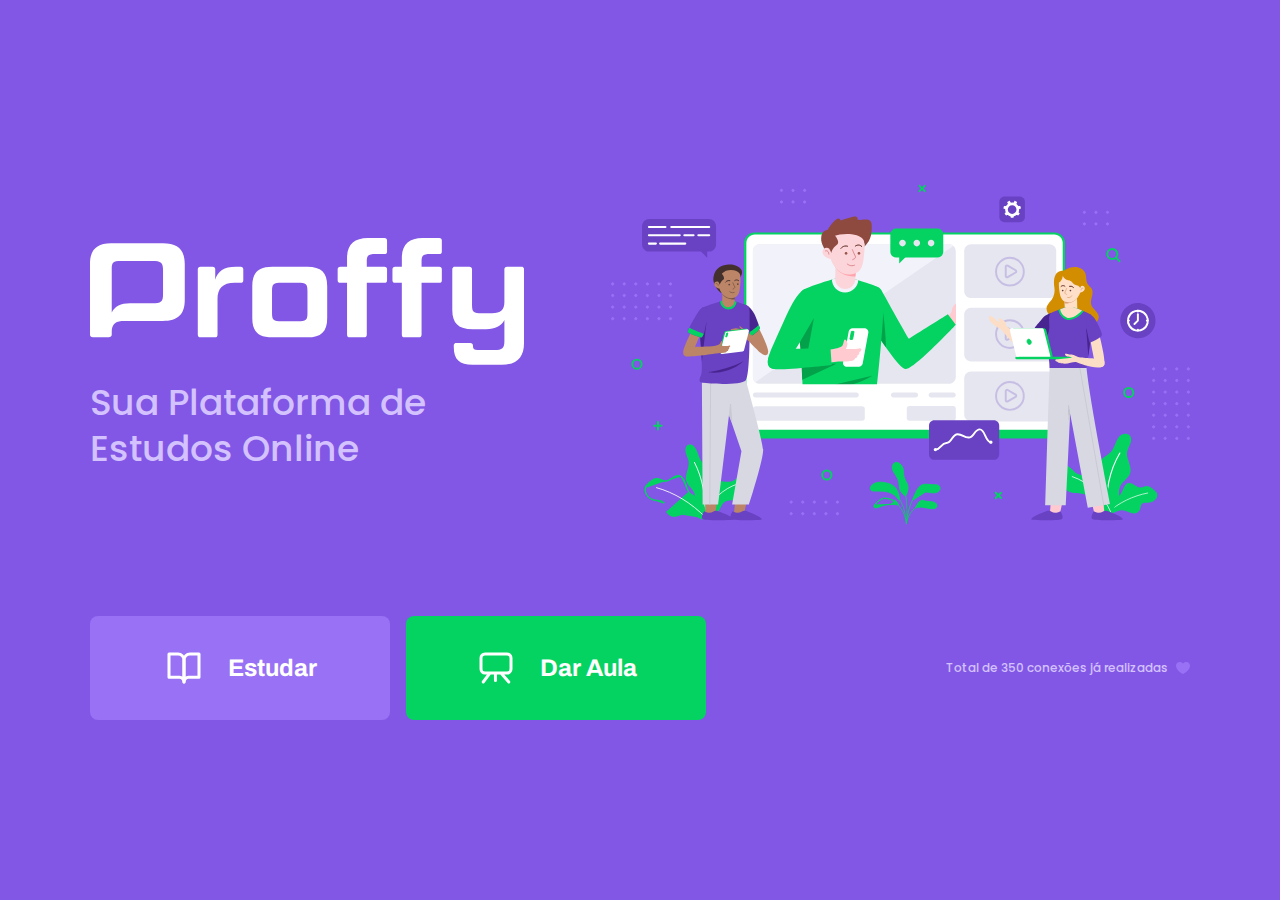
<file: index.html>
<!DOCTYPE html>
<html lang="pt_br">
    <head>
        <meta charset="utf-8">
        <meta name="viewport" content="width=device-width, 
        initial-scale=1.0">

        <title>Proffy/Sua Plataforma de Estudos Online</title>

        <link rel="stylesheet" href="styles/main.css">
        <link rel="stylesheet" href="styles/partials/page-landing.css">
        <link rel="stylesheet" href="https://fonts.googleapis.com/css2?family=Archivo:wght@400;700&amp;family=Poppins:wght@400;600&amp;display=swap">
        
    </head>

    <body id="page-landing">
        
        <div id="container">
            
            <div class="logo-container">
                <img src="images/logo.svg" alt="Proffy">
                
                <h2>Sua Plataforma de Estudos Online</h2>
            </div>
            
            <img class="hero-image" src="images/landing.svg" alt="Plataforma de Estudos"> 

            <div class="buttons-container">
                <a class="study" href="/study.html">
                <img src="images/icons/study.svg" alt="Estudar">
                 Estudar   
                </a>

                <a class="give-classes" href="/give-classes.html">
                    <img src="images/icons/give-classes.svg" alt="Dar Aula">
                     Dar Aula  
                </a>
            </div>

            <p class="total-connections">
                Total de 350 conexões já realizadas
                <img src="images/icons/purple-heart.svg" alt="Coração Roxo">
            </p>

        </div>
        
    </body>
</html>
</file>
<file: styles/main.css>
/**css - cascading style sheets**/

:root {
    --color-background: #F0F0F7;
    --color-primary-lighter: #9871F5;
    --color-primary-light: #916BEA;
    --color-primary: #8257E5;
    --color-primary-dark: #774DD6;
    --color-primary-darker: #6842c2;
    --color-secondary: #04D361;
    --color-secondary-dark: #04BF58;
    --color-title-in-primary: #FFFFFF;
    --color-text-in-primary: #D4C2FF;
    --color-text-title: #32264D;
    --color-text-complement: #9C98A6;
    --color-text-base: #6A6180;
    --color-line-in-white: #E6E6F0;
    --color-input-background: #F8F8FC;
    --color-button-text: #FFFFFF;
    --color-box-base: #FFFFFF;
    --color-box-footer: #FAFAFC;
    --color-small-info: #C1BCCC;

    /* tamanho da fonte padrão: 16px - 100% - 1rem */
    font-size: 60%; /* controle das medidas rem */
}

* {
    margin: 0;
    padding: 0;
    box-sizing: border-box;
}

html, 
body {
    height: 100vh; /*height = altura*/
}  

body{
    background: var(--color-background);
    display: flex;
    align-items: center;
    justify-content: center;
}

body,
input, 
button,
text {
    /*font:500 1.6rem Poppins;*/
    font-weight: 500;
    font-family: Poppins;
    font-size: 1.6rem;
    color: var(--color-text-base);
}

#container {
   width: 90vw; /* width = largura */
   max-width: 700px;   
}

@media (min-width: 700px){
    :root{
        font-size: 62.5%; /*todo 1rem vai ser relativo a 10px*/
    }

}
</file>
<file: styles/partials/page-landing.css>
/*:root {
    font-size: 40%; /*modificar as medidas da rem
}*/

#page-landing {
    background: var(--color-primary);

}

#page-landing #container {
    color: var(--color-text-in-primary);
    
}

.logo-container img {
    height: 10rem;
}

.logo-container {
    text-align: center;
    margin-bottom: 3.2rem;
}

.logo-container h2 {
   font-weight: 500;
   font-size: 3.6rem;
   line-height: 4.6rem;
   margin-top: 0.8rem;
}

.hero-image {
    width: 100%;
}

.buttons-container {
    display: flex;
    justify-content: center;
    margin: 3.2rem 0;
}

.buttons-container a {
    width: 30rem;
    height: 10.4rem;

    border-radius: .8rem;
    margin-right: 1.6rem;

    font: 700 2.4rem Archivo;
    display: flex;
    align-items: center;
    justify-content: center;

    text-decoration: none;

    transition: background 0.2s;

    color: var(--color-button-text);
}

.buttons-container a img {
    width: 4rem;
    margin-right: 2.4rem;
}

.buttons-container a.study {
    background: var(--color-primary-lighter);
}

.buttons-container a.study:hover {
   background: var(--color-primary-light);
}

.buttons-container a.give-classes {
    background: var(--color-secondary);
    margin-right: 0;
}

.buttons-container a.give-classes:hover {
    background: var(--color-secondary-dark);
}

.total-connections {
    font-size: 1.8rem;
    display: flex;
    align-items: center;
    justify-content: center;
}

.total-connections img{
    margin-left: 0.8rem;
}

@media(max-width: 699px){
    :root {
        font-size: 40%; /*modificar as medidas da rem*/
    }
}

@media (min-width: 1100px){
    #page-landing #container{
        max-width: 1100px;
        display: grid;
        grid-template-columns: 2fr 1fr 2fr;
        grid-template-rows: 350px 1fr;
        grid-template-areas: 
        "proffy image image" 
        "button button texting";
        column-gap: 87px;
        row-gap: 86px;
    }

    .logo-container{
        grid-area: proffy;
        text-align: initial;
        align-self: center;
        margin: 0;
    }

    .logo-container img{
        height: 127px;
    }

    .hero-image{
        grid-area: image;
        height: 350px;
    }

    .buttons-container{
        grid-area: button;
        justify-content: flex-start;
        margin: 0;
    }

    .total-connections{
        grid-area: texting;
        justify-self: end;
        font-size: 1.2rem;
    }

}
</file>
